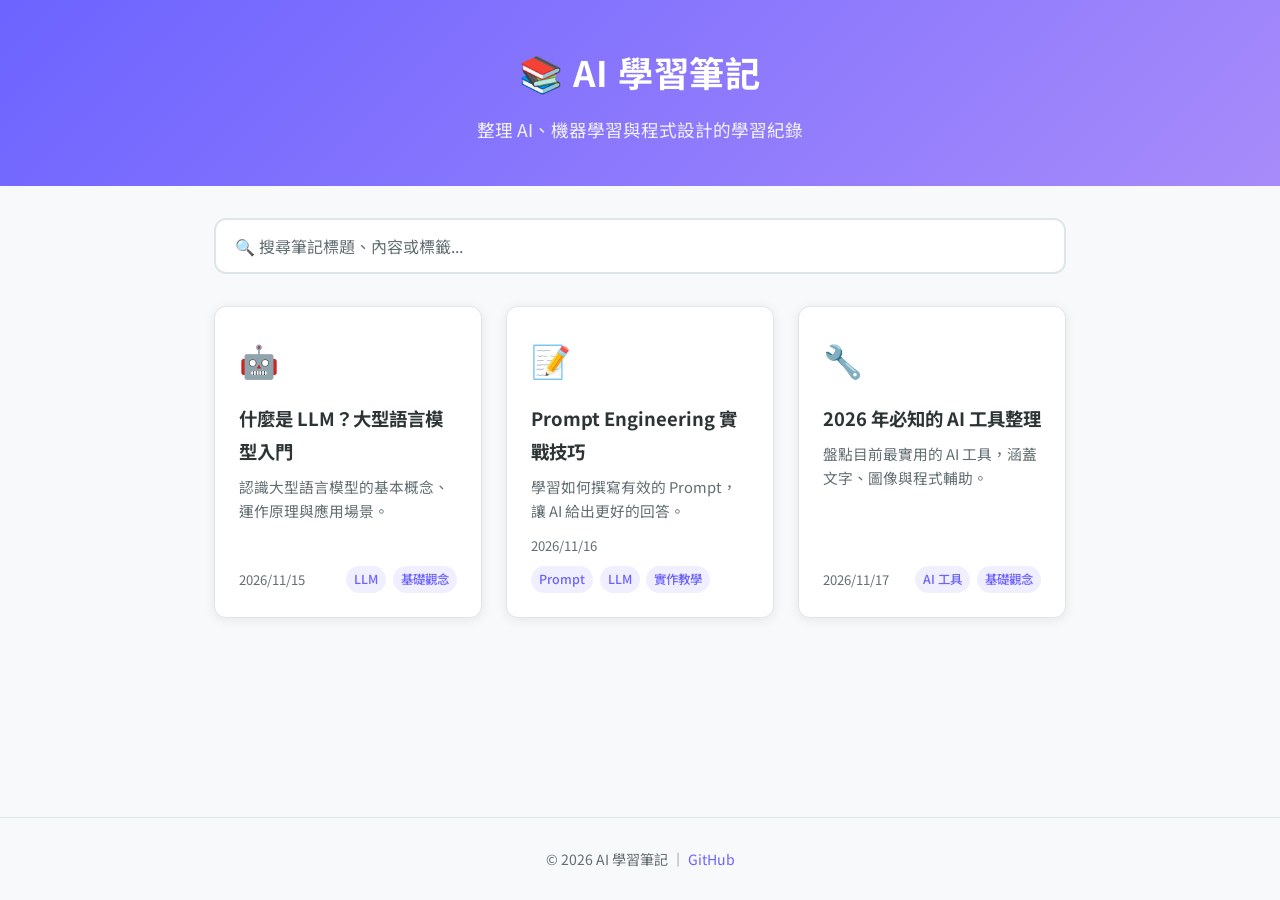
<file: index.html>
<!DOCTYPE html>
<html lang="zh-Hant">
<head>
  <meta charset="UTF-8">
  <meta name="viewport" content="width=device-width, initial-scale=1.0">
  <title>AI 學習筆記</title>
  <link rel="stylesheet" href="style.css">
</head>
<body>

  <!-- Header -->
  <header class="site-header">
    <h1>📚 AI 學習筆記</h1>
    <p>整理 AI、機器學習與程式設計的學習紀錄</p>
  </header>

  <!-- Main Content -->
  <main class="main-content">

    <!-- Search Bar -->
    <div class="search-bar">
      <input type="text" id="search-input" placeholder="🔍 搜尋筆記標題、內容或標籤...">
    </div>

    <!-- Notes Grid -->
    <div class="notes-grid" id="notes-grid">

      <!-- Note Card 1 -->
      <a href="notes/what-is-llm.html" class="note-card" data-tags="LLM,基礎觀念">
        <div class="note-icon">🤖</div>
        <h3>什麼是 LLM？大型語言模型入門</h3>
        <p>認識大型語言模型的基本概念、運作原理與應用場景。</p>
        <div class="note-meta">
          <span class="note-date">2026/11/15</span>
          <span class="note-tags">
            <span class="tag">LLM</span>
            <span class="tag">基礎觀念</span>
          </span>
        </div>
      </a>

      <!-- Note Card 2 -->
      <a href="notes/prompt-engineering.html" class="note-card" data-tags="Prompt,LLM,實作教學">
        <div class="note-icon">📝</div>
        <h3>Prompt Engineering 實戰技巧</h3>
        <p>學習如何撰寫有效的 Prompt，讓 AI 給出更好的回答。</p>
        <div class="note-meta">
          <span class="note-date">2026/11/16</span>
          <span class="note-tags">
            <span class="tag">Prompt</span>
            <span class="tag">LLM</span>
            <span class="tag">實作教學</span>
          </span>
        </div>
      </a>

      <!-- Note Card 3 -->
      <a href="notes/ai-tools-overview.html" class="note-card" data-tags="AI 工具,基礎觀念">
        <div class="note-icon">🔧</div>
        <h3>2026 年必知的 AI 工具整理</h3>
        <p>盤點目前最實用的 AI 工具，涵蓋文字、圖像與程式輔助。</p>
        <div class="note-meta">
          <span class="note-date">2026/11/17</span>
          <span class="note-tags">
            <span class="tag">AI 工具</span>
            <span class="tag">基礎觀念</span>
          </span>
        </div>
      </a>

    </div>
  </main>

  <!-- Footer -->
  <footer class="site-footer">
    <p>© 2026 AI 學習筆記 ｜ <a href="https://github.com/" target="_blank">GitHub</a></p>
  </footer>

  <script src="script.js"></script>
</body>
</html>
</file>
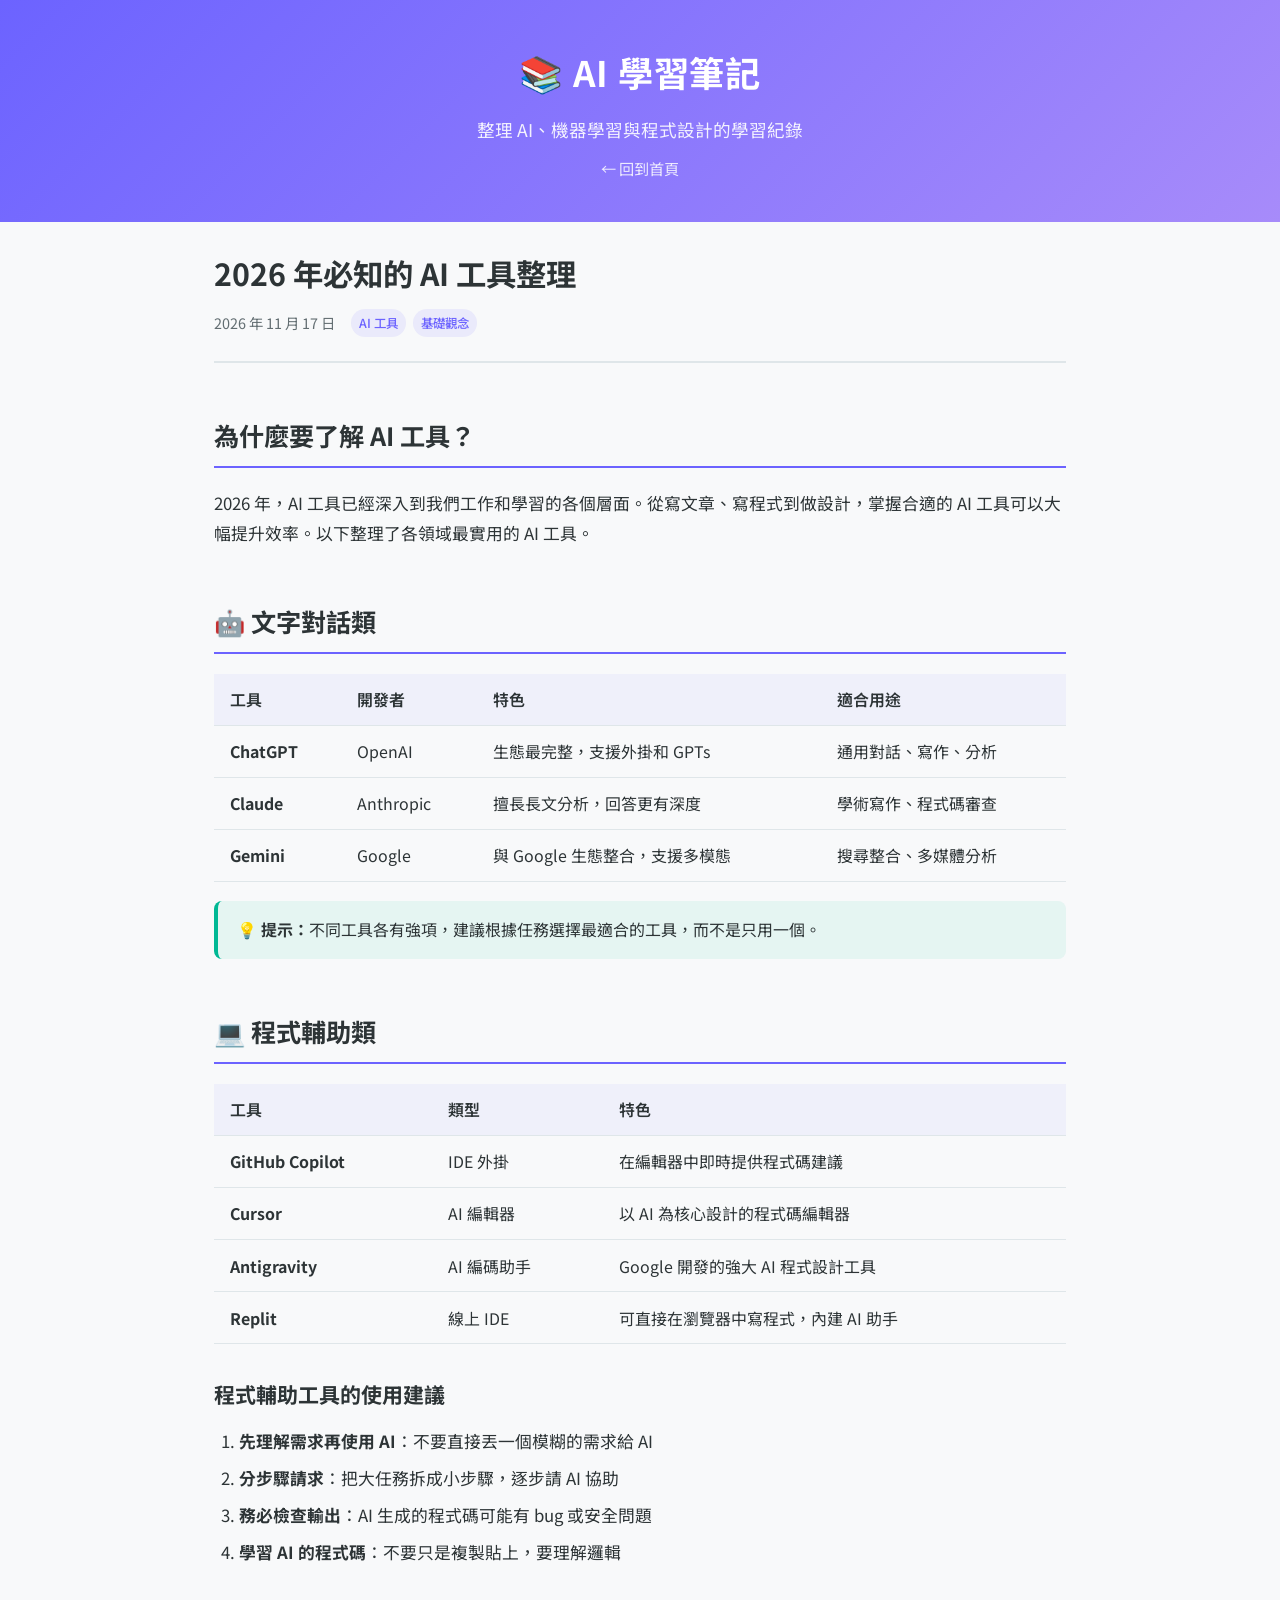
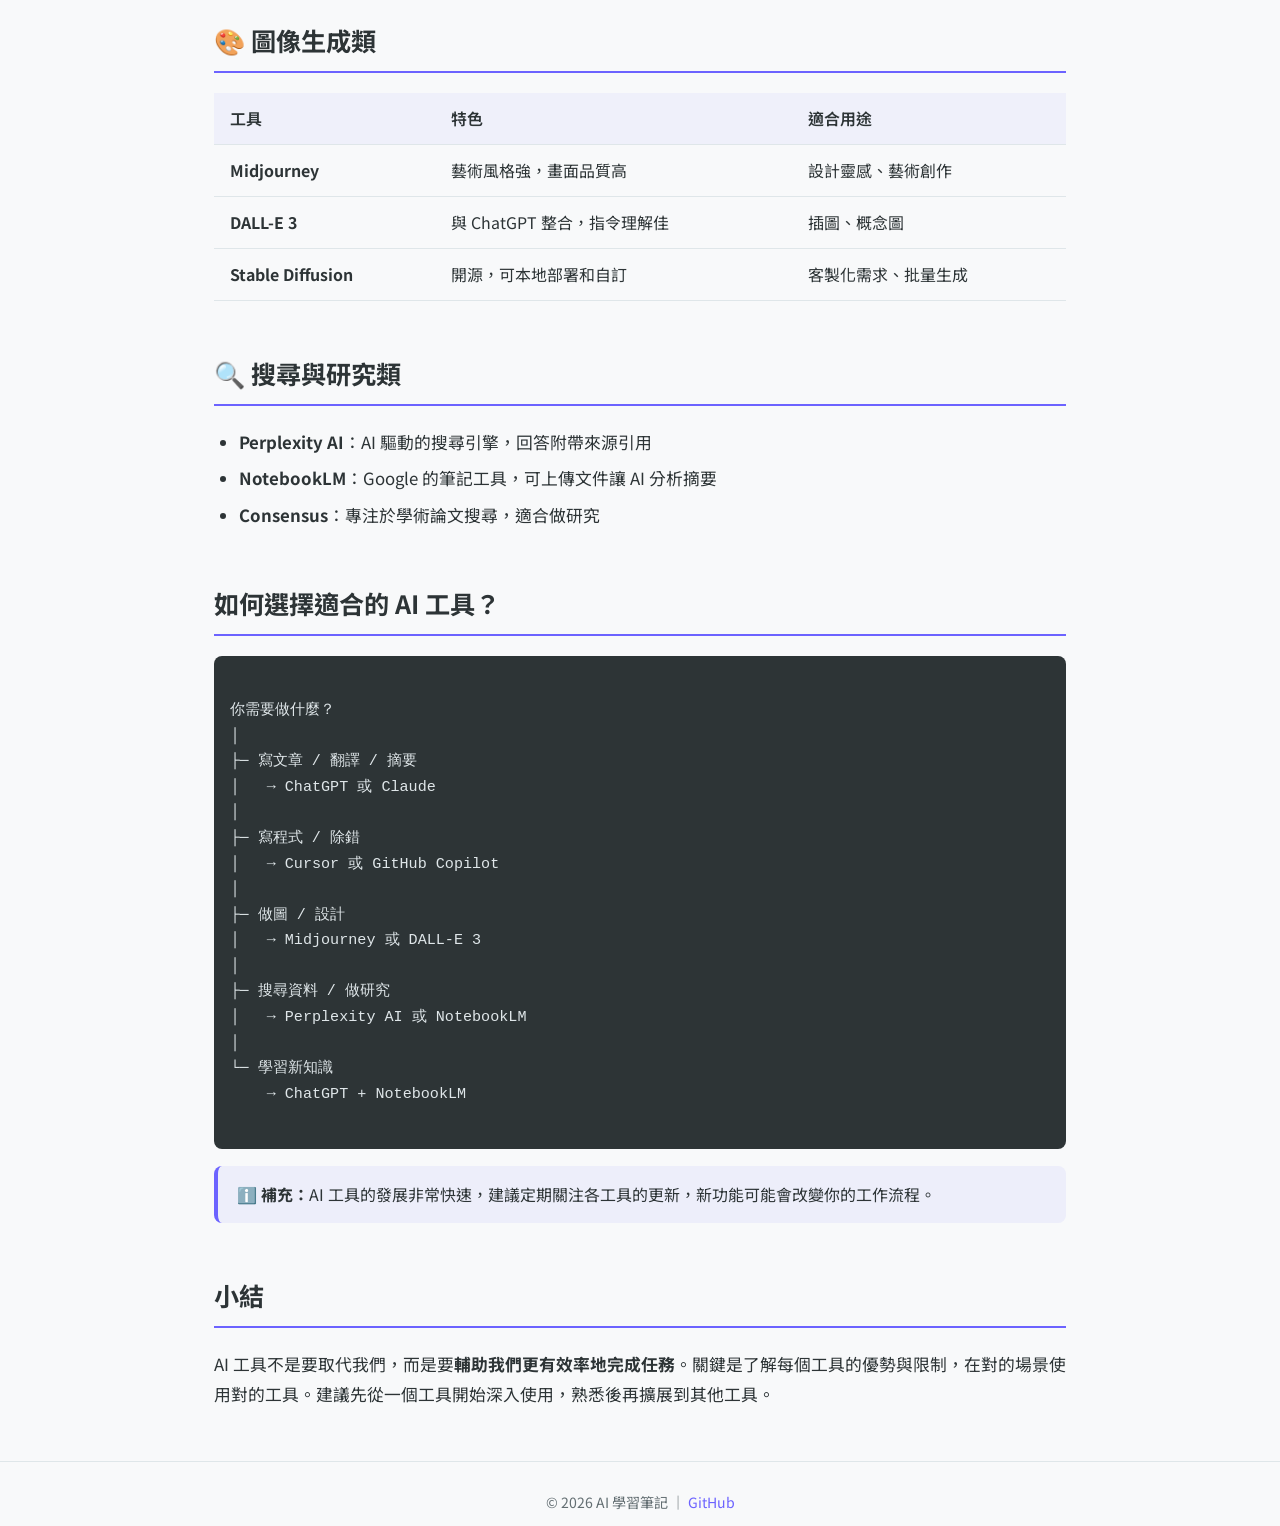
<file: notes/ai-tools-overview.html>
<!DOCTYPE html>
<html lang="zh-Hant">
<head>
  <meta charset="UTF-8">
  <meta name="viewport" content="width=device-width, initial-scale=1.0">
  <title>2026 年必知的 AI 工具整理 - AI 學習筆記</title>
  <link rel="stylesheet" href="../style.css">
</head>
<body>

  <!-- Header -->
  <header class="site-header">
    <h1>📚 AI 學習筆記</h1>
    <p>整理 AI、機器學習與程式設計的學習紀錄</p>
    <a href="../index.html">← 回到首頁</a>
  </header>

  <!-- Main Content -->
  <main class="main-content">

    <!-- Article Header -->
    <div class="article-header">
      <h1 class="article-title">2026 年必知的 AI 工具整理</h1>
      <div class="article-info">
        <span class="article-date">2026 年 11 月 17 日</span>
        <div class="article-tags">
          <span class="tag">AI 工具</span>
          <span class="tag">基礎觀念</span>
        </div>
      </div>
    </div>

    <!-- Article Content -->
    <article class="article-content">

      <h2>為什麼要了解 AI 工具？</h2>
      <p>2026 年，AI 工具已經深入到我們工作和學習的各個層面。從寫文章、寫程式到做設計，掌握合適的 AI 工具可以大幅提升效率。以下整理了各領域最實用的 AI 工具。</p>

      <h2>🤖 文字對話類</h2>
      <table>
        <thead>
          <tr>
            <th>工具</th>
            <th>開發者</th>
            <th>特色</th>
            <th>適合用途</th>
          </tr>
        </thead>
        <tbody>
          <tr>
            <td><strong>ChatGPT</strong></td>
            <td>OpenAI</td>
            <td>生態最完整，支援外掛和 GPTs</td>
            <td>通用對話、寫作、分析</td>
          </tr>
          <tr>
            <td><strong>Claude</strong></td>
            <td>Anthropic</td>
            <td>擅長長文分析，回答更有深度</td>
            <td>學術寫作、程式碼審查</td>
          </tr>
          <tr>
            <td><strong>Gemini</strong></td>
            <td>Google</td>
            <td>與 Google 生態整合，支援多模態</td>
            <td>搜尋整合、多媒體分析</td>
          </tr>
        </tbody>
      </table>

      <div class="note-tip">
        <strong>💡 提示：</strong>不同工具各有強項，建議根據任務選擇最適合的工具，而不是只用一個。
      </div>

      <h2>💻 程式輔助類</h2>
      <table>
        <thead>
          <tr>
            <th>工具</th>
            <th>類型</th>
            <th>特色</th>
          </tr>
        </thead>
        <tbody>
          <tr>
            <td><strong>GitHub Copilot</strong></td>
            <td>IDE 外掛</td>
            <td>在編輯器中即時提供程式碼建議</td>
          </tr>
          <tr>
            <td><strong>Cursor</strong></td>
            <td>AI 編輯器</td>
            <td>以 AI 為核心設計的程式碼編輯器</td>
          </tr>
          <tr>
            <td><strong>Antigravity</strong></td>
            <td>AI 編碼助手</td>
            <td>Google 開發的強大 AI 程式設計工具</td>
          </tr>
          <tr>
            <td><strong>Replit</strong></td>
            <td>線上 IDE</td>
            <td>可直接在瀏覽器中寫程式，內建 AI 助手</td>
          </tr>
        </tbody>
      </table>

      <h3>程式輔助工具的使用建議</h3>
      <ol>
        <li><strong>先理解需求再使用 AI</strong>：不要直接丟一個模糊的需求給 AI</li>
        <li><strong>分步驟請求</strong>：把大任務拆成小步驟，逐步請 AI 協助</li>
        <li><strong>務必檢查輸出</strong>：AI 生成的程式碼可能有 bug 或安全問題</li>
        <li><strong>學習 AI 的程式碼</strong>：不要只是複製貼上，要理解邏輯</li>
      </ol>

      <h2>🎨 圖像生成類</h2>
      <table>
        <thead>
          <tr>
            <th>工具</th>
            <th>特色</th>
            <th>適合用途</th>
          </tr>
        </thead>
        <tbody>
          <tr>
            <td><strong>Midjourney</strong></td>
            <td>藝術風格強，畫面品質高</td>
            <td>設計靈感、藝術創作</td>
          </tr>
          <tr>
            <td><strong>DALL-E 3</strong></td>
            <td>與 ChatGPT 整合，指令理解佳</td>
            <td>插圖、概念圖</td>
          </tr>
          <tr>
            <td><strong>Stable Diffusion</strong></td>
            <td>開源，可本地部署和自訂</td>
            <td>客製化需求、批量生成</td>
          </tr>
        </tbody>
      </table>

      <h2>🔍 搜尋與研究類</h2>
      <ul>
        <li><strong>Perplexity AI</strong>：AI 驅動的搜尋引擎，回答附帶來源引用</li>
        <li><strong>NotebookLM</strong>：Google 的筆記工具，可上傳文件讓 AI 分析摘要</li>
        <li><strong>Consensus</strong>：專注於學術論文搜尋，適合做研究</li>
      </ul>

      <h2>如何選擇適合的 AI 工具？</h2>

      <pre><code class="language-text">
你需要做什麼？
│
├─ 寫文章 / 翻譯 / 摘要
│   → ChatGPT 或 Claude
│
├─ 寫程式 / 除錯
│   → Cursor 或 GitHub Copilot
│
├─ 做圖 / 設計
│   → Midjourney 或 DALL-E 3
│
├─ 搜尋資料 / 做研究
│   → Perplexity AI 或 NotebookLM
│
└─ 學習新知識
    → ChatGPT + NotebookLM
      </code></pre>

      <div class="note-info">
        <strong>ℹ️ 補充：</strong>AI 工具的發展非常快速，建議定期關注各工具的更新，新功能可能會改變你的工作流程。
      </div>

      <h2>小結</h2>
      <p>AI 工具不是要取代我們，而是要<strong>輔助我們更有效率地完成任務</strong>。關鍵是了解每個工具的優勢與限制，在對的場景使用對的工具。建議先從一個工具開始深入使用，熟悉後再擴展到其他工具。</p>

    </article>

  </main>

  <!-- Footer -->
  <footer class="site-footer">
    <p>© 2026 AI 學習筆記 ｜ <a href="https://github.com/" target="_blank">GitHub</a></p>
  </footer>

</body>
</html>
</file>
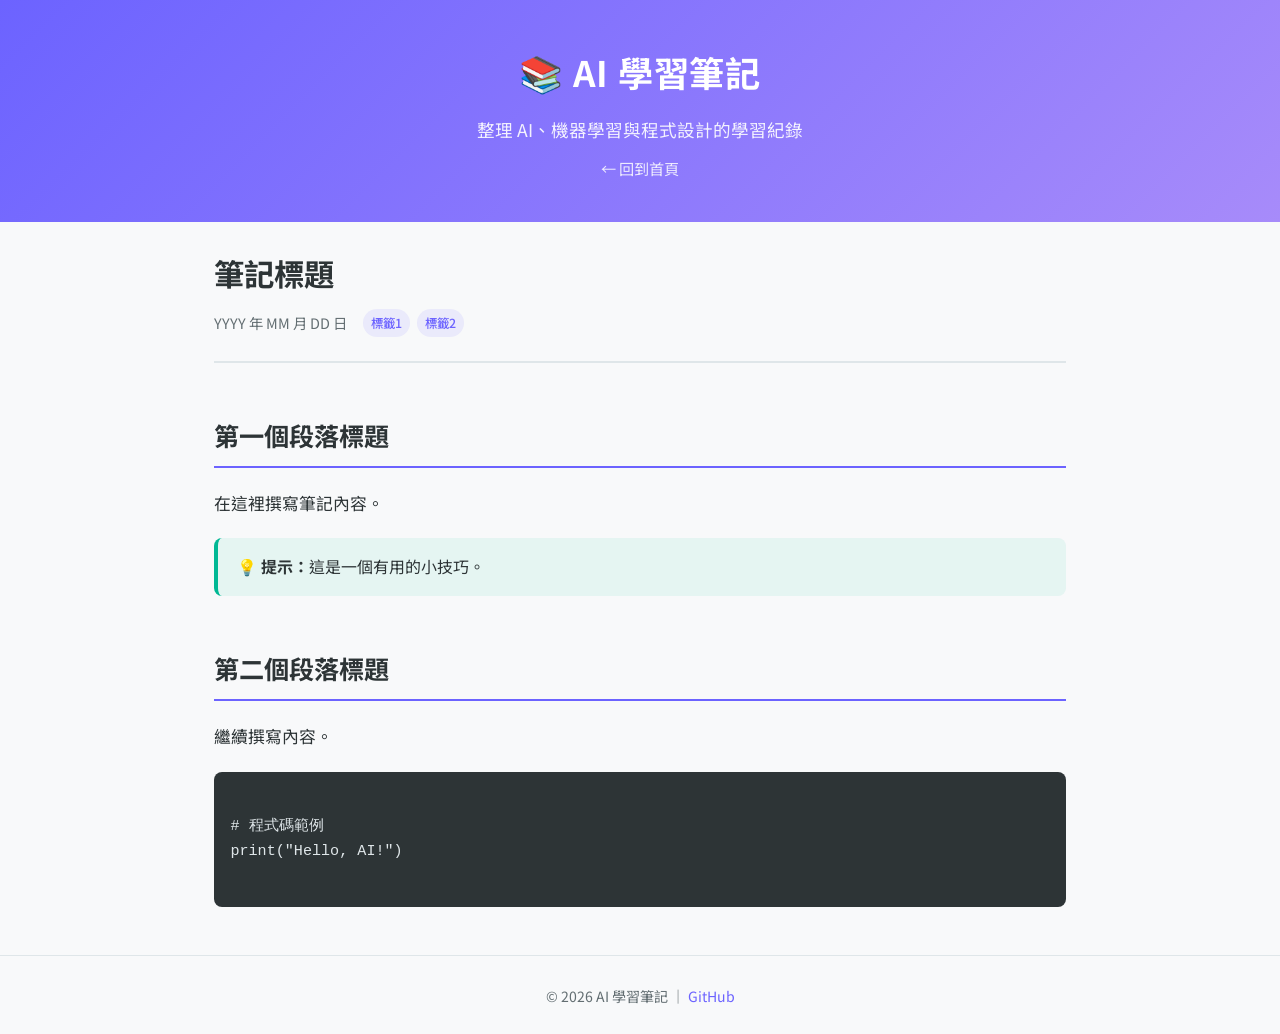
<file: notes/note-template.html>
<!DOCTYPE html>
<html lang="zh-Hant">
<head>
  <meta charset="UTF-8">
  <meta name="viewport" content="width=device-width, initial-scale=1.0">
  <title>筆記標題 - AI 學習筆記</title>
  <link rel="stylesheet" href="../style.css">
</head>
<body>

  <!-- Header -->
  <header class="site-header">
    <h1>📚 AI 學習筆記</h1>
    <p>整理 AI、機器學習與程式設計的學習紀錄</p>
    <a href="../index.html">← 回到首頁</a>
  </header>

  <!-- Main Content -->
  <main class="main-content">

    <!-- Article Header -->
    <div class="article-header">
      <h1 class="article-title">筆記標題</h1>
      <div class="article-info">
        <span class="article-date">YYYY 年 MM 月 DD 日</span>
        <div class="article-tags">
          <span class="tag">標籤1</span>
          <span class="tag">標籤2</span>
        </div>
      </div>
    </div>

    <!-- Article Content -->
    <article class="article-content">

      <h2>第一個段落標題</h2>
      <p>在這裡撰寫筆記內容。</p>

      <div class="note-tip">
        <strong>💡 提示：</strong>這是一個有用的小技巧。
      </div>

      <h2>第二個段落標題</h2>
      <p>繼續撰寫內容。</p>

      <pre><code class="language-python">
# 程式碼範例
print("Hello, AI!")
      </code></pre>

    </article>

  </main>

  <!-- Footer -->
  <footer class="site-footer">
    <p>© 2026 AI 學習筆記 ｜ <a href="https://github.com/" target="_blank">GitHub</a></p>
  </footer>

</body>
</html>
</file>
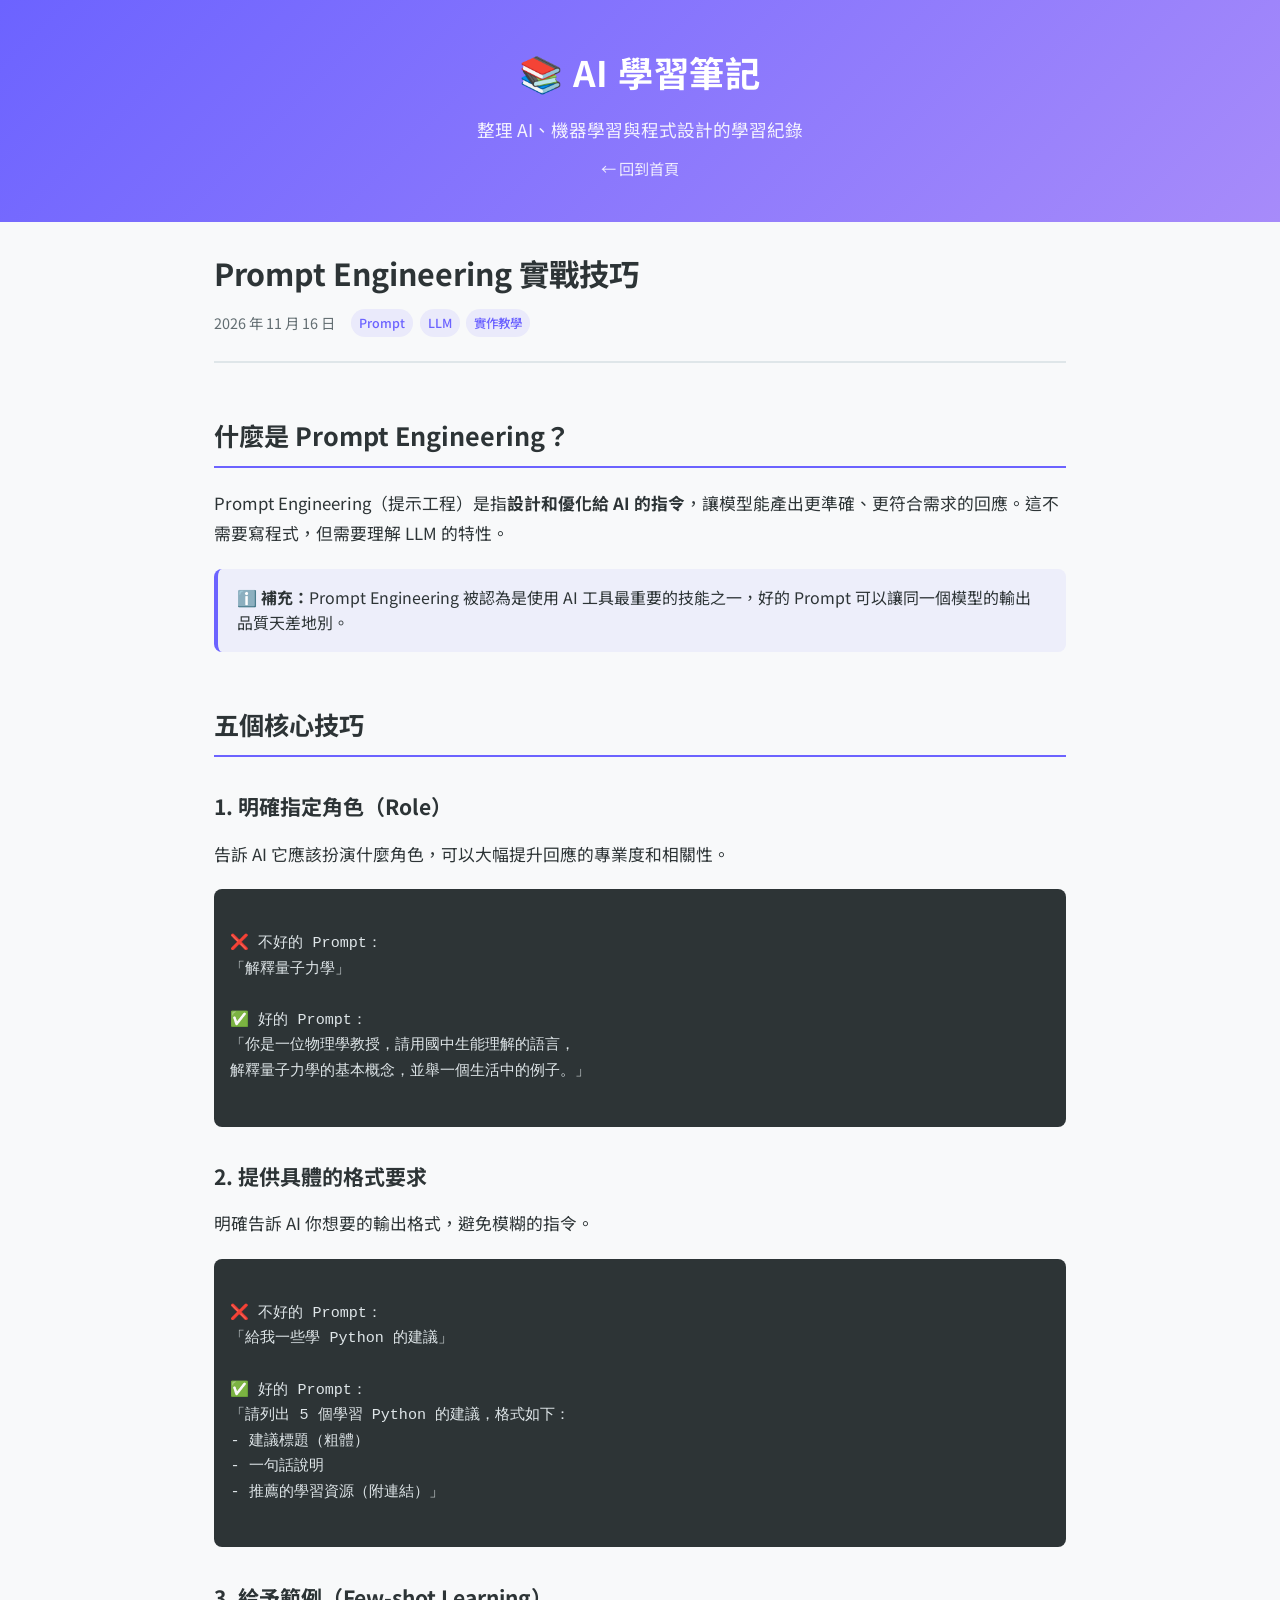
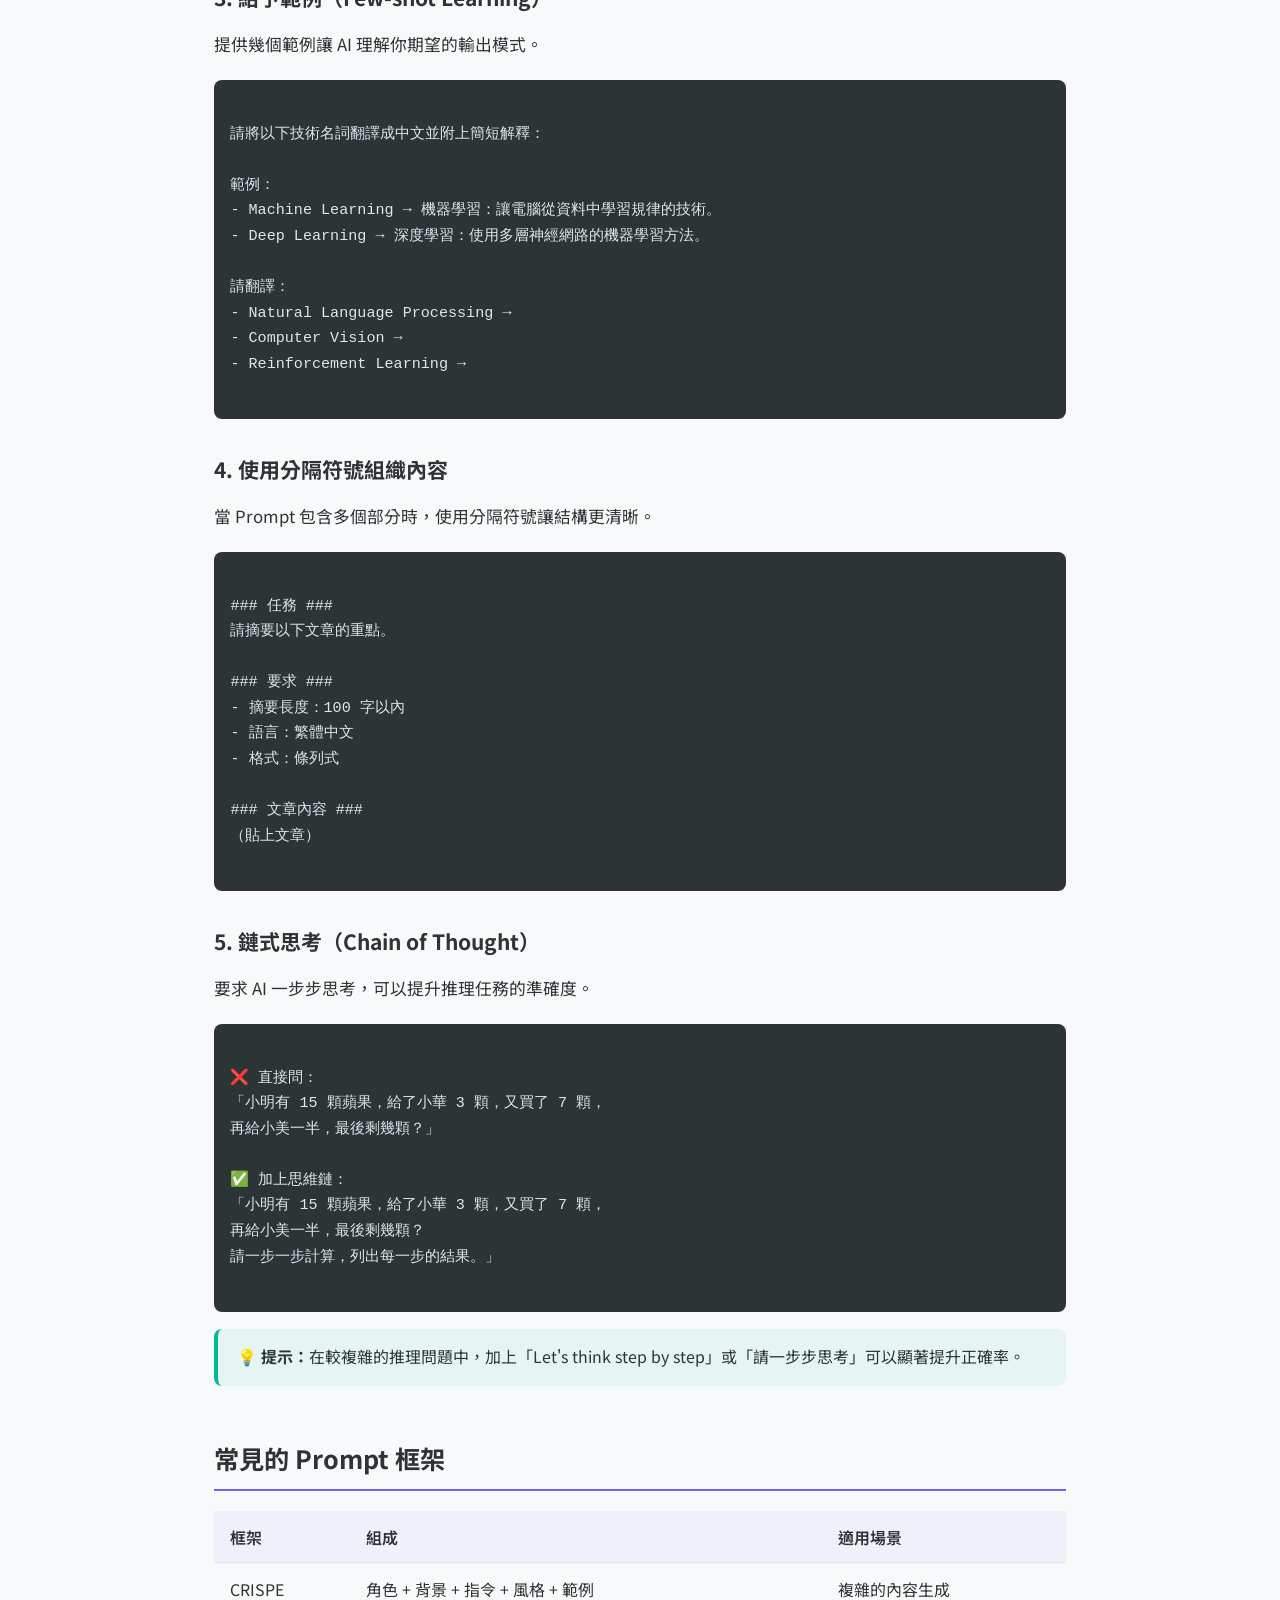
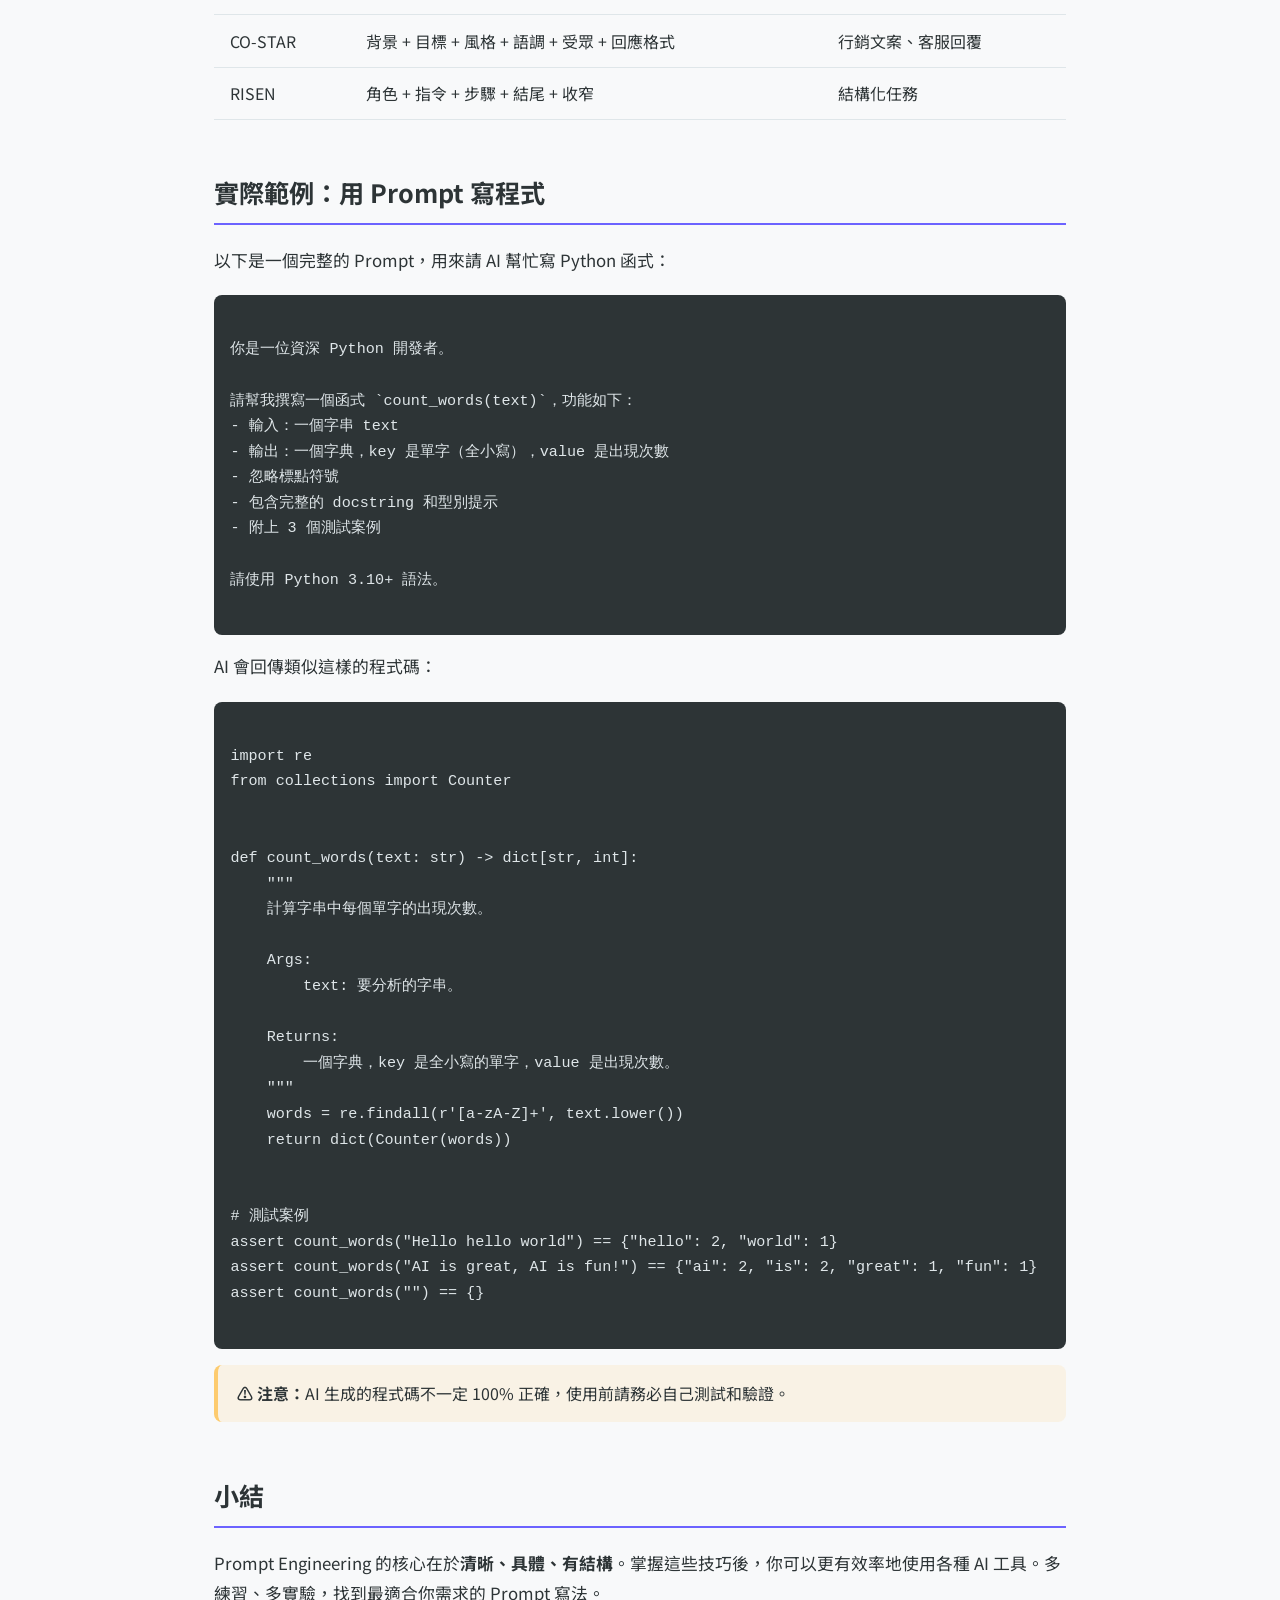
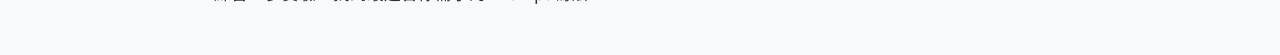
<file: notes/prompt-engineering.html>
<!DOCTYPE html>
<html lang="zh-Hant">
<head>
  <meta charset="UTF-8">
  <meta name="viewport" content="width=device-width, initial-scale=1.0">
  <title>Prompt Engineering 實戰技巧 - AI 學習筆記</title>
  <link rel="stylesheet" href="../style.css">
</head>
<body>

  <!-- Header -->
  <header class="site-header">
    <h1>📚 AI 學習筆記</h1>
    <p>整理 AI、機器學習與程式設計的學習紀錄</p>
    <a href="../index.html">← 回到首頁</a>
  </header>

  <!-- Main Content -->
  <main class="main-content">

    <!-- Article Header -->
    <div class="article-header">
      <h1 class="article-title">Prompt Engineering 實戰技巧</h1>
      <div class="article-info">
        <span class="article-date">2026 年 11 月 16 日</span>
        <div class="article-tags">
          <span class="tag">Prompt</span>
          <span class="tag">LLM</span>
          <span class="tag">實作教學</span>
        </div>
      </div>
    </div>

    <!-- Article Content -->
    <article class="article-content">

      <h2>什麼是 Prompt Engineering？</h2>
      <p>Prompt Engineering（提示工程）是指<strong>設計和優化給 AI 的指令</strong>，讓模型能產出更準確、更符合需求的回應。這不需要寫程式，但需要理解 LLM 的特性。</p>

      <div class="note-info">
        <strong>ℹ️ 補充：</strong>Prompt Engineering 被認為是使用 AI 工具最重要的技能之一，好的 Prompt 可以讓同一個模型的輸出品質天差地別。
      </div>

      <h2>五個核心技巧</h2>

      <h3>1. 明確指定角色（Role）</h3>
      <p>告訴 AI 它應該扮演什麼角色，可以大幅提升回應的專業度和相關性。</p>

      <pre><code class="language-text">
❌ 不好的 Prompt：
「解釋量子力學」

✅ 好的 Prompt：
「你是一位物理學教授，請用國中生能理解的語言，
解釋量子力學的基本概念，並舉一個生活中的例子。」
      </code></pre>

      <h3>2. 提供具體的格式要求</h3>
      <p>明確告訴 AI 你想要的輸出格式，避免模糊的指令。</p>

      <pre><code class="language-text">
❌ 不好的 Prompt：
「給我一些學 Python 的建議」

✅ 好的 Prompt：
「請列出 5 個學習 Python 的建議，格式如下：
- 建議標題（粗體）
- 一句話說明
- 推薦的學習資源（附連結）」
      </code></pre>

      <h3>3. 給予範例（Few-shot Learning）</h3>
      <p>提供幾個範例讓 AI 理解你期望的輸出模式。</p>

      <pre><code class="language-text">
請將以下技術名詞翻譯成中文並附上簡短解釋：

範例：
- Machine Learning → 機器學習：讓電腦從資料中學習規律的技術。
- Deep Learning → 深度學習：使用多層神經網路的機器學習方法。

請翻譯：
- Natural Language Processing →
- Computer Vision →
- Reinforcement Learning →
      </code></pre>

      <h3>4. 使用分隔符號組織內容</h3>
      <p>當 Prompt 包含多個部分時，使用分隔符號讓結構更清晰。</p>

      <pre><code class="language-text">
### 任務 ###
請摘要以下文章的重點。

### 要求 ###
- 摘要長度：100 字以內
- 語言：繁體中文
- 格式：條列式

### 文章內容 ###
（貼上文章）
      </code></pre>

      <h3>5. 鏈式思考（Chain of Thought）</h3>
      <p>要求 AI 一步步思考，可以提升推理任務的準確度。</p>

      <pre><code class="language-text">
❌ 直接問：
「小明有 15 顆蘋果，給了小華 3 顆，又買了 7 顆，
再給小美一半，最後剩幾顆？」

✅ 加上思維鏈：
「小明有 15 顆蘋果，給了小華 3 顆，又買了 7 顆，
再給小美一半，最後剩幾顆？
請一步一步計算，列出每一步的結果。」
      </code></pre>

      <div class="note-tip">
        <strong>💡 提示：</strong>在較複雜的推理問題中，加上「Let's think step by step」或「請一步步思考」可以顯著提升正確率。
      </div>

      <h2>常見的 Prompt 框架</h2>
      <table>
        <thead>
          <tr>
            <th>框架</th>
            <th>組成</th>
            <th>適用場景</th>
          </tr>
        </thead>
        <tbody>
          <tr>
            <td>CRISPE</td>
            <td>角色 + 背景 + 指令 + 風格 + 範例</td>
            <td>複雜的內容生成</td>
          </tr>
          <tr>
            <td>CO-STAR</td>
            <td>背景 + 目標 + 風格 + 語調 + 受眾 + 回應格式</td>
            <td>行銷文案、客服回覆</td>
          </tr>
          <tr>
            <td>RISEN</td>
            <td>角色 + 指令 + 步驟 + 結尾 + 收窄</td>
            <td>結構化任務</td>
          </tr>
        </tbody>
      </table>

      <h2>實際範例：用 Prompt 寫程式</h2>
      <p>以下是一個完整的 Prompt，用來請 AI 幫忙寫 Python 函式：</p>

      <pre><code class="language-text">
你是一位資深 Python 開發者。

請幫我撰寫一個函式 `count_words(text)`，功能如下：
- 輸入：一個字串 text
- 輸出：一個字典，key 是單字（全小寫），value 是出現次數
- 忽略標點符號
- 包含完整的 docstring 和型別提示
- 附上 3 個測試案例

請使用 Python 3.10+ 語法。
      </code></pre>

      <p>AI 會回傳類似這樣的程式碼：</p>

      <pre><code class="language-python">
import re
from collections import Counter


def count_words(text: str) -> dict[str, int]:
    """
    計算字串中每個單字的出現次數。

    Args:
        text: 要分析的字串。

    Returns:
        一個字典，key 是全小寫的單字，value 是出現次數。
    """
    words = re.findall(r'[a-zA-Z]+', text.lower())
    return dict(Counter(words))


# 測試案例
assert count_words("Hello hello world") == {"hello": 2, "world": 1}
assert count_words("AI is great, AI is fun!") == {"ai": 2, "is": 2, "great": 1, "fun": 1}
assert count_words("") == {}
      </code></pre>

      <div class="note-warning">
        <strong>⚠️ 注意：</strong>AI 生成的程式碼不一定 100% 正確，使用前請務必自己測試和驗證。
      </div>

      <h2>小結</h2>
      <p>Prompt Engineering 的核心在於<strong>清晰、具體、有結構</strong>。掌握這些技巧後，你可以更有效率地使用各種 AI 工具。多練習、多實驗，找到最適合你需求的 Prompt 寫法。</p>

    </article>

  </main>

  <!-- Footer -->
  <footer class="site-footer">
    <p>© 2026 AI 學習筆記 ｜ <a href="https://github.com/" target="_blank">GitHub</a></p>
  </footer>

</body>
</html>
</file>
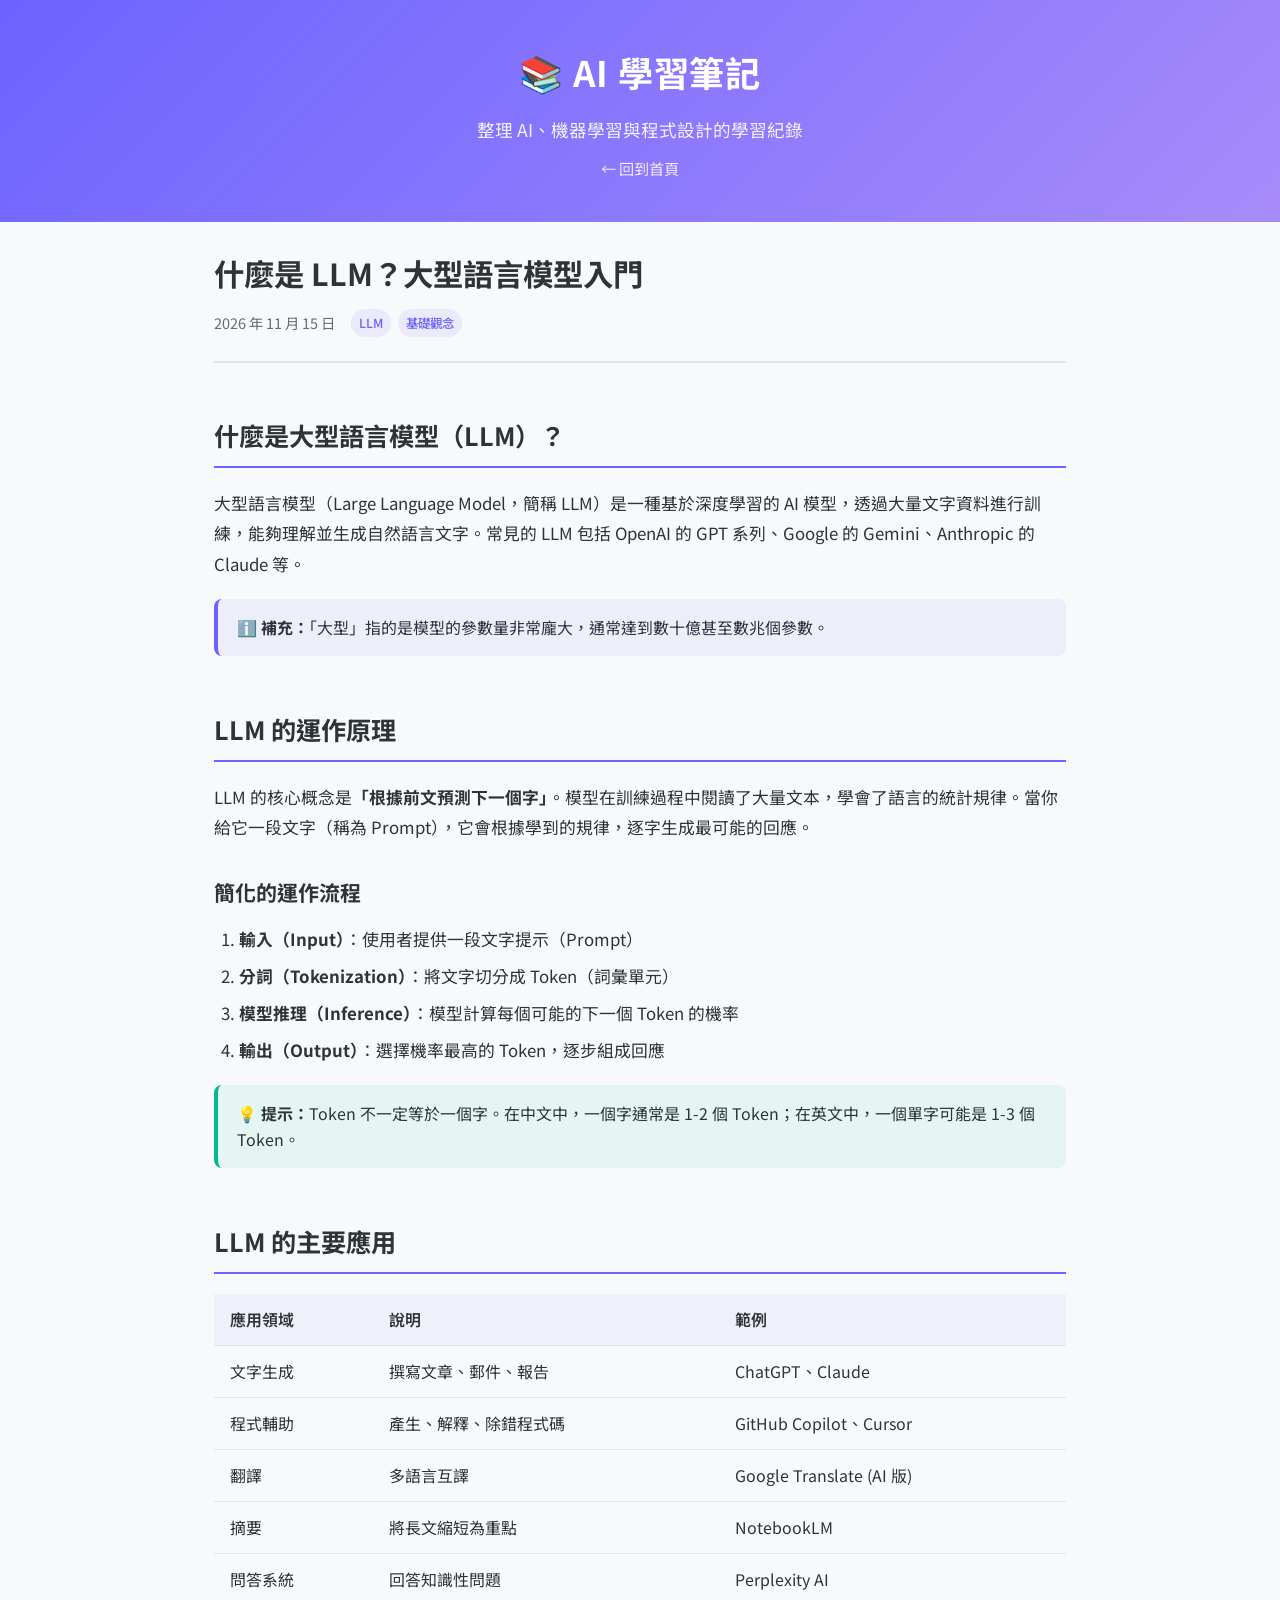
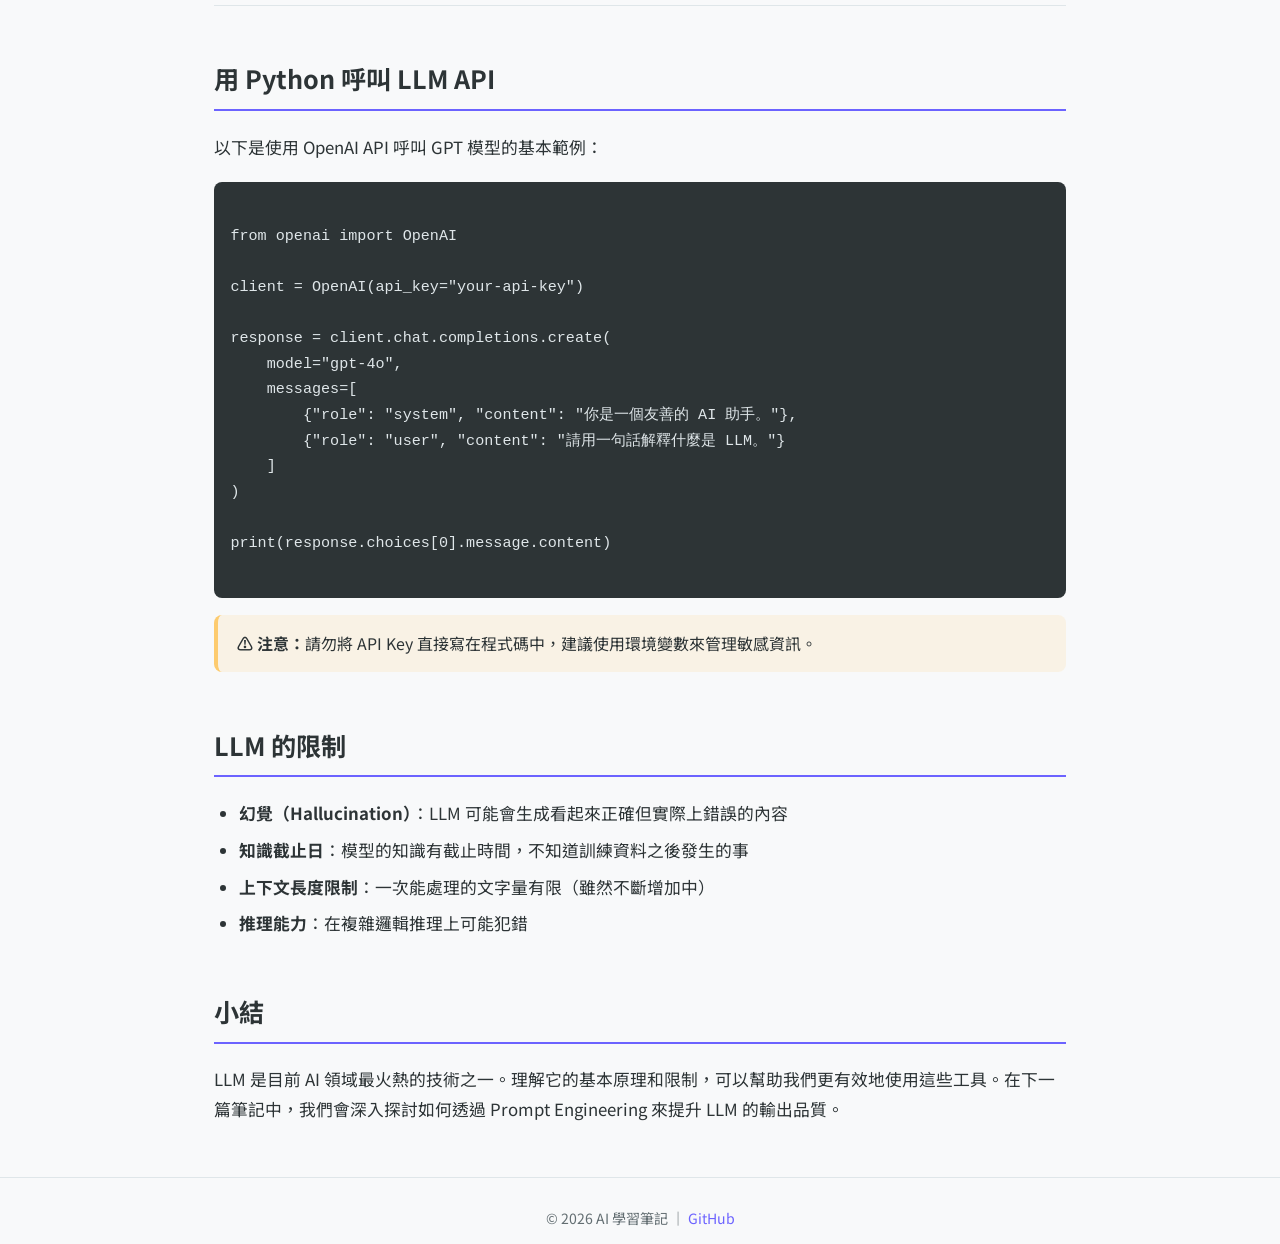
<file: notes/what-is-llm.html>
<!DOCTYPE html>
<html lang="zh-Hant">
<head>
  <meta charset="UTF-8">
  <meta name="viewport" content="width=device-width, initial-scale=1.0">
  <title>什麼是 LLM？大型語言模型入門 - AI 學習筆記</title>
  <link rel="stylesheet" href="../style.css">
</head>
<body>

  <!-- Header -->
  <header class="site-header">
    <h1>📚 AI 學習筆記</h1>
    <p>整理 AI、機器學習與程式設計的學習紀錄</p>
    <a href="../index.html">← 回到首頁</a>
  </header>

  <!-- Main Content -->
  <main class="main-content">

    <!-- Article Header -->
    <div class="article-header">
      <h1 class="article-title">什麼是 LLM？大型語言模型入門</h1>
      <div class="article-info">
        <span class="article-date">2026 年 11 月 15 日</span>
        <div class="article-tags">
          <span class="tag">LLM</span>
          <span class="tag">基礎觀念</span>
        </div>
      </div>
    </div>

    <!-- Article Content -->
    <article class="article-content">

      <h2>什麼是大型語言模型（LLM）？</h2>
      <p>大型語言模型（Large Language Model，簡稱 LLM）是一種基於深度學習的 AI 模型，透過大量文字資料進行訓練，能夠理解並生成自然語言文字。常見的 LLM 包括 OpenAI 的 GPT 系列、Google 的 Gemini、Anthropic 的 Claude 等。</p>

      <div class="note-info">
        <strong>ℹ️ 補充：</strong>「大型」指的是模型的參數量非常龐大，通常達到數十億甚至數兆個參數。
      </div>

      <h2>LLM 的運作原理</h2>
      <p>LLM 的核心概念是<strong>「根據前文預測下一個字」</strong>。模型在訓練過程中閱讀了大量文本，學會了語言的統計規律。當你給它一段文字（稱為 Prompt），它會根據學到的規律，逐字生成最可能的回應。</p>

      <h3>簡化的運作流程</h3>
      <ol>
        <li><strong>輸入（Input）</strong>：使用者提供一段文字提示（Prompt）</li>
        <li><strong>分詞（Tokenization）</strong>：將文字切分成 Token（詞彙單元）</li>
        <li><strong>模型推理（Inference）</strong>：模型計算每個可能的下一個 Token 的機率</li>
        <li><strong>輸出（Output）</strong>：選擇機率最高的 Token，逐步組成回應</li>
      </ol>

      <div class="note-tip">
        <strong>💡 提示：</strong>Token 不一定等於一個字。在中文中，一個字通常是 1-2 個 Token；在英文中，一個單字可能是 1-3 個 Token。
      </div>

      <h2>LLM 的主要應用</h2>
      <table>
        <thead>
          <tr>
            <th>應用領域</th>
            <th>說明</th>
            <th>範例</th>
          </tr>
        </thead>
        <tbody>
          <tr>
            <td>文字生成</td>
            <td>撰寫文章、郵件、報告</td>
            <td>ChatGPT、Claude</td>
          </tr>
          <tr>
            <td>程式輔助</td>
            <td>產生、解釋、除錯程式碼</td>
            <td>GitHub Copilot、Cursor</td>
          </tr>
          <tr>
            <td>翻譯</td>
            <td>多語言互譯</td>
            <td>Google Translate (AI 版)</td>
          </tr>
          <tr>
            <td>摘要</td>
            <td>將長文縮短為重點</td>
            <td>NotebookLM</td>
          </tr>
          <tr>
            <td>問答系統</td>
            <td>回答知識性問題</td>
            <td>Perplexity AI</td>
          </tr>
        </tbody>
      </table>

      <h2>用 Python 呼叫 LLM API</h2>
      <p>以下是使用 OpenAI API 呼叫 GPT 模型的基本範例：</p>

      <pre><code class="language-python">
from openai import OpenAI

client = OpenAI(api_key="your-api-key")

response = client.chat.completions.create(
    model="gpt-4o",
    messages=[
        {"role": "system", "content": "你是一個友善的 AI 助手。"},
        {"role": "user", "content": "請用一句話解釋什麼是 LLM。"}
    ]
)

print(response.choices[0].message.content)
      </code></pre>

      <div class="note-warning">
        <strong>⚠️ 注意：</strong>請勿將 API Key 直接寫在程式碼中，建議使用環境變數來管理敏感資訊。
      </div>

      <h2>LLM 的限制</h2>
      <ul>
        <li><strong>幻覺（Hallucination）</strong>：LLM 可能會生成看起來正確但實際上錯誤的內容</li>
        <li><strong>知識截止日</strong>：模型的知識有截止時間，不知道訓練資料之後發生的事</li>
        <li><strong>上下文長度限制</strong>：一次能處理的文字量有限（雖然不斷增加中）</li>
        <li><strong>推理能力</strong>：在複雜邏輯推理上可能犯錯</li>
      </ul>

      <h2>小結</h2>
      <p>LLM 是目前 AI 領域最火熱的技術之一。理解它的基本原理和限制，可以幫助我們更有效地使用這些工具。在下一篇筆記中，我們會深入探討如何透過 Prompt Engineering 來提升 LLM 的輸出品質。</p>

    </article>

  </main>

  <!-- Footer -->
  <footer class="site-footer">
    <p>© 2026 AI 學習筆記 ｜ <a href="https://github.com/" target="_blank">GitHub</a></p>
  </footer>

</body>
</html>
</file>
<file: style.css>
/* ===== Google Fonts ===== */
@import url('https://fonts.googleapis.com/css2?family=Inter:wght@400;500;600;700&family=Noto+Sans+TC:wght@400;500;700&display=swap');

/* ===== CSS Variables ===== */
:root {
  --color-primary: #6C63FF;
  --color-primary-light: #8B83FF;
  --color-bg: #F8F9FA;
  --color-card: #FFFFFF;
  --color-text: #2D3436;
  --color-text-secondary: #636E72;
  --color-accent: #00B894;
  --color-warning: #FDCB6E;
  --color-border: #DFE6E9;
  --color-code-bg: #2D3436;
  --color-code-text: #DFE6E9;
  --radius: 12px;
  --shadow: 0 2px 12px rgba(0, 0, 0, 0.08);
  --shadow-hover: 0 6px 24px rgba(0, 0, 0, 0.12);
  --max-width: 900px;
  --font-main: 'Noto Sans TC', 'Inter', sans-serif;
  --font-code: 'Fira Code', 'Consolas', monospace;
}

/* ===== Reset & Base ===== */
*,
*::before,
*::after {
  margin: 0;
  padding: 0;
  box-sizing: border-box;
}

html {
  scroll-behavior: smooth;
}

body {
  font-family: var(--font-main);
  background-color: var(--color-bg);
  color: var(--color-text);
  line-height: 1.8;
  min-height: 100vh;
  display: flex;
  flex-direction: column;
}

a {
  color: var(--color-primary);
  text-decoration: none;
  transition: color 0.2s;
}

a:hover {
  color: var(--color-primary-light);
}

img {
  max-width: 100%;
  height: auto;
  border-radius: var(--radius);
}

/* ===== Header ===== */
.site-header {
  background: linear-gradient(135deg, var(--color-primary) 0%, #a78bfa 100%);
  color: white;
  padding: 2.5em 1.5em;
  text-align: center;
}

.site-header h1 {
  font-size: 2.2em;
  font-weight: 700;
  margin-bottom: 0.3em;
  letter-spacing: 0.02em;
}

.site-header p {
  font-size: 1.1em;
  opacity: 0.9;
  font-weight: 400;
}

.site-header a {
  color: white;
  opacity: 0.85;
  font-size: 0.95em;
  display: inline-block;
  margin-top: 0.6em;
  transition: opacity 0.2s;
}

.site-header a:hover {
  opacity: 1;
  color: white;
}

/* ===== Main Content ===== */
.main-content {
  max-width: var(--max-width);
  margin: 0 auto;
  padding: 2em 1.5em;
  width: 100%;
  flex: 1;
}

/* ===== Search Bar ===== */
.search-bar {
  margin-bottom: 2em;
}

.search-bar input {
  width: 100%;
  padding: 0.9em 1.2em;
  border: 2px solid var(--color-border);
  border-radius: var(--radius);
  font-size: 1em;
  font-family: var(--font-main);
  background: var(--color-card);
  color: var(--color-text);
  transition: border-color 0.2s, box-shadow 0.2s;
}

.search-bar input::placeholder {
  color: var(--color-text-secondary);
}

.search-bar input:focus {
  outline: none;
  border-color: var(--color-primary);
  box-shadow: 0 0 0 3px rgba(108, 99, 255, 0.15);
}

/* ===== Notes Grid ===== */
.notes-grid {
  display: grid;
  grid-template-columns: repeat(auto-fill, minmax(260px, 1fr));
  gap: 1.5em;
}

/* ===== Note Card ===== */
.note-card {
  background: var(--color-card);
  border: 1px solid var(--color-border);
  border-radius: var(--radius);
  padding: 1.5em;
  text-decoration: none;
  color: var(--color-text);
  display: flex;
  flex-direction: column;
  transition: transform 0.2s, box-shadow 0.2s;
  box-shadow: var(--shadow);
}

.note-card:hover {
  transform: translateY(-4px);
  box-shadow: var(--shadow-hover);
  color: var(--color-text);
}

.note-icon {
  font-size: 2em;
  margin-bottom: 0.4em;
}

.note-card h3 {
  font-size: 1.15em;
  font-weight: 700;
  margin-bottom: 0.4em;
  color: var(--color-text);
}

.note-card p {
  font-size: 0.92em;
  color: var(--color-text-secondary);
  flex: 1;
  margin-bottom: 0.8em;
  line-height: 1.6;
}

.note-meta {
  display: flex;
  justify-content: space-between;
  align-items: center;
  flex-wrap: wrap;
  gap: 0.5em;
}

.note-date {
  font-size: 0.82em;
  color: var(--color-text-secondary);
}

.note-tags {
  display: flex;
  gap: 0.4em;
  flex-wrap: wrap;
}

/* ===== Tags ===== */
.tag {
  display: inline-block;
  background: rgba(108, 99, 255, 0.1);
  color: var(--color-primary);
  font-size: 0.78em;
  padding: 0.2em 0.65em;
  border-radius: 20px;
  font-weight: 500;
}

/* ===== Article Page ===== */
.article-header {
  margin-bottom: 2em;
  padding-bottom: 1.5em;
  border-bottom: 2px solid var(--color-border);
}

.article-title {
  font-size: 1.9em;
  font-weight: 700;
  margin-bottom: 0.5em;
  line-height: 1.3;
}

.article-info {
  display: flex;
  align-items: center;
  gap: 1em;
  flex-wrap: wrap;
}

.article-date {
  font-size: 0.9em;
  color: var(--color-text-secondary);
}

.article-tags {
  display: flex;
  gap: 0.4em;
  flex-wrap: wrap;
}

/* ===== Article Content ===== */
.article-content {
  font-size: 1.05em;
}

.article-content h2 {
  font-size: 1.5em;
  font-weight: 700;
  margin-top: 2em;
  margin-bottom: 0.8em;
  padding-bottom: 0.3em;
  border-bottom: 2px solid var(--color-primary);
  color: var(--color-text);
}

.article-content h3 {
  font-size: 1.25em;
  font-weight: 700;
  margin-top: 1.5em;
  margin-bottom: 0.6em;
  color: var(--color-text);
}

.article-content h4 {
  font-size: 1.1em;
  font-weight: 600;
  margin-top: 1.2em;
  margin-bottom: 0.5em;
  color: var(--color-text-secondary);
}

.article-content p {
  margin-bottom: 1.2em;
}

.article-content ul,
.article-content ol {
  margin-bottom: 1.2em;
  padding-left: 1.5em;
}

.article-content li {
  margin-bottom: 0.4em;
}

.article-content strong {
  font-weight: 700;
  color: var(--color-text);
}

/* ===== Code Blocks ===== */
.article-content pre {
  background: var(--color-code-bg);
  border-radius: 8px;
  padding: 1.2em;
  overflow-x: auto;
  margin-bottom: 1.2em;
}

.article-content pre code {
  font-family: var(--font-code);
  font-size: 0.9em;
  color: var(--color-code-text);
  line-height: 1.6;
}

.article-content code {
  font-family: var(--font-code);
  background: rgba(108, 99, 255, 0.08);
  color: var(--color-primary);
  padding: 0.15em 0.4em;
  border-radius: 4px;
  font-size: 0.9em;
}

.article-content pre code {
  background: none;
  color: var(--color-code-text);
  padding: 0;
}

/* ===== Tip / Info / Warning Boxes ===== */
.note-tip,
.note-info,
.note-warning {
  padding: 1em 1.2em;
  border-radius: 8px;
  margin-bottom: 1.2em;
  font-size: 0.95em;
  line-height: 1.6;
}

.note-tip {
  background: rgba(0, 184, 148, 0.08);
  border-left: 4px solid var(--color-accent);
}

.note-info {
  background: rgba(108, 99, 255, 0.08);
  border-left: 4px solid var(--color-primary);
}

.note-warning {
  background: rgba(253, 203, 110, 0.15);
  border-left: 4px solid var(--color-warning);
}

/* ===== Table ===== */
.article-content table {
  width: 100%;
  border-collapse: collapse;
  margin-bottom: 1.2em;
  font-size: 0.95em;
}

.article-content th,
.article-content td {
  padding: 0.7em 1em;
  text-align: left;
  border-bottom: 1px solid var(--color-border);
}

.article-content th {
  background: rgba(108, 99, 255, 0.06);
  font-weight: 600;
  color: var(--color-text);
}

.article-content tr:hover {
  background: rgba(108, 99, 255, 0.03);
}

/* ===== Footer ===== */
.site-footer {
  text-align: center;
  padding: 2em 1.5em;
  color: var(--color-text-secondary);
  font-size: 0.88em;
  border-top: 1px solid var(--color-border);
  margin-top: auto;
}

.site-footer a {
  color: var(--color-primary);
}

/* ===== Empty State ===== */
.empty-state {
  text-align: center;
  padding: 3em 1em;
  color: var(--color-text-secondary);
  grid-column: 1 / -1;
}

.empty-state .empty-icon {
  font-size: 3em;
  margin-bottom: 0.4em;
}

/* ===== Responsive ===== */
@media (max-width: 600px) {
  .site-header {
    padding: 1.8em 1em;
  }

  .site-header h1 {
    font-size: 1.6em;
  }

  .main-content {
    padding: 1.2em 1em;
  }

  .notes-grid {
    grid-template-columns: 1fr;
  }

  .article-title {
    font-size: 1.5em;
  }

  .article-content {
    font-size: 1em;
  }
}
</file>
